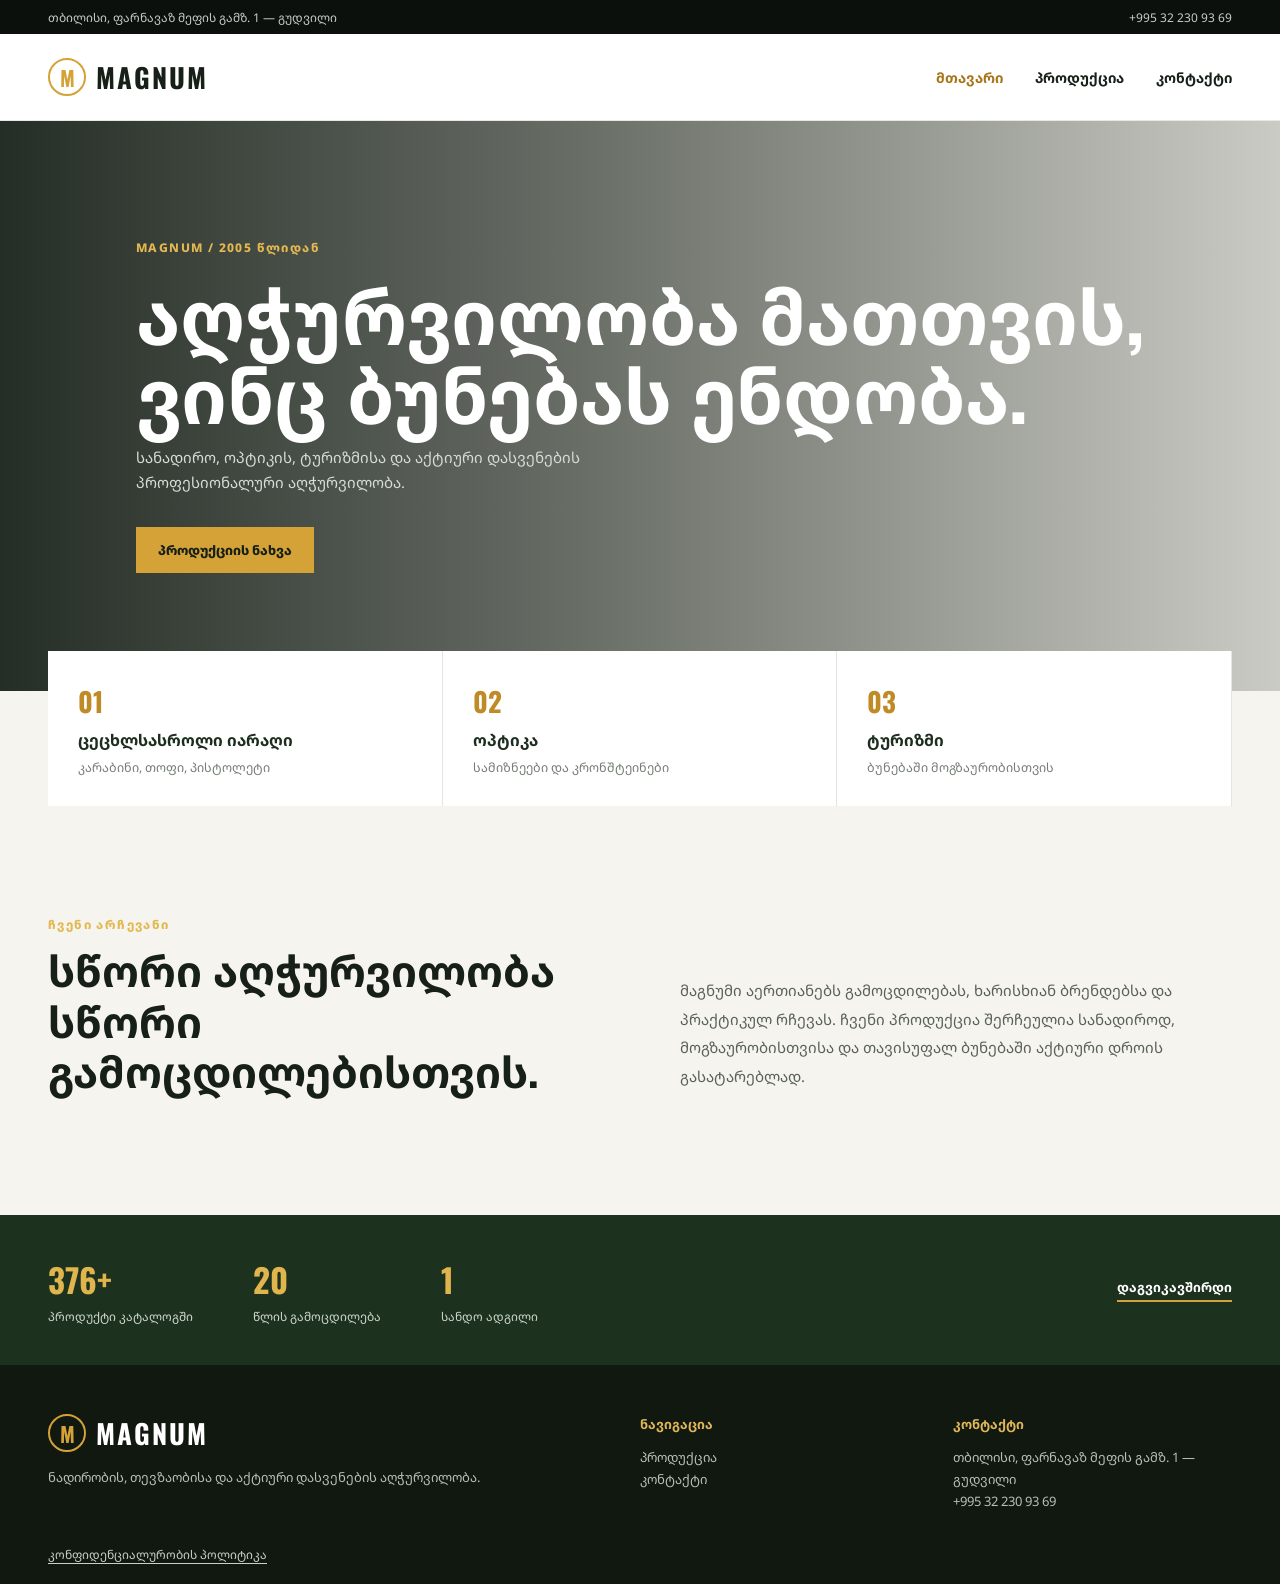
<file: index.html>
<!doctype html><html lang="ka"><head><meta charset="utf-8"><meta name="viewport" content="width=device-width,initial-scale=1"><title>MAGNUM — მთავარი</title><link rel="preconnect" href="https://fonts.googleapis.com"><link rel="preconnect" href="https://fonts.gstatic.com" crossorigin><link href="https://fonts.googleapis.com/css2?family=Noto+Sans+Georgian:wght@400;500;600;700;800&family=Oswald:wght@500;600;700&display=swap" rel="stylesheet"><link rel="stylesheet" href="styles.css"><link rel="stylesheet" href="pages.css"></head><body><header class="site-header"><div class="topline"><div class="frame"><span>თბილისი, ფარნავაზ მეფის გამზ. 1 — გუდვილი</span><a href="tel:+995322309369">+995 32 230 93 69</a></div></div><div class="frame masthead"><a class="logo" href="index.html"><span class="logo-mark">M</span><span>MAGNUM</span></a><nav><a class="active" href="index.html">მთავარი</a><a href="products.html">პროდუქცია</a><a href="contact.html">კონტაქტი</a></nav></div></header><main><section class="home-hero"><div class="frame"><p class="eyebrow">MAGNUM / 2005 წლიდან</p><h1>აღჭურვილობა მათთვის,<br>ვინც ბუნებას ენდობა.</h1><p>სანადირო, ოპტიკის, ტურიზმისა და აქტიური დასვენების პროფესიონალური აღჭურვილობა.</p><a class="gold-button" href="products.html">პროდუქციის ნახვა</a></div></section><section class="frame home-categories"><a href="products.html?category=ცეცხლსასროლი იარაღი"><span>01</span><b>ცეცხლსასროლი იარაღი</b><small>კარაბინი, თოფი, პისტოლეტი</small></a><a href="products.html?category=ოპტიკა"><span>02</span><b>ოპტიკა</b><small>სამიზნეები და კრონშტეინები</small></a><a href="products.html?category=ტურიზმი"><span>03</span><b>ტურიზმი</b><small>ბუნებაში მოგზაურობისთვის</small></a></section><section class="frame home-intro"><div><p class="eyebrow">ჩვენი არჩევანი</p><h2>სწორი აღჭურვილობა<br>სწორი გამოცდილებისთვის.</h2></div><p>მაგნუმი აერთიანებს გამოცდილებას, ხარისხიან ბრენდებსა და პრაქტიკულ რჩევას. ჩვენი პროდუქცია შერჩეულია სანადიროდ, მოგზაურობისთვისა და თავისუფალ ბუნებაში აქტიური დროის გასატარებლად.</p></section><section class="home-strip"><div class="frame"><div><b>376+</b><span>პროდუქტი კატალოგში</span></div><div><b>20</b><span>წლის გამოცდილება</span></div><div><b>1</b><span>სანდო ადგილი</span></div><a href="contact.html">დაგვიკავშირდი</a></div></section></main><footer><div class="frame footer-grid"><div><a class="logo" href="index.html"><span class="logo-mark">M</span><span>MAGNUM</span></a><p>ნადირობის, თევზაობისა და აქტიური დასვენების აღჭურვილობა.</p></div><div><b>ნავიგაცია</b><p><a href="products.html">პროდუქცია</a><br><a href="contact.html">კონტაქტი</a></p></div><div><b>კონტაქტი</b><p>თბილისი, ფარნავაზ მეფის გამზ. 1 — გუდვილი<br>+995 32 230 93 69</p></div></div><div class="frame policy-links"><a href="privacy.html">კონფიდენციალურობის პოლიტიკა</a></div></footer></body></html>
</file>
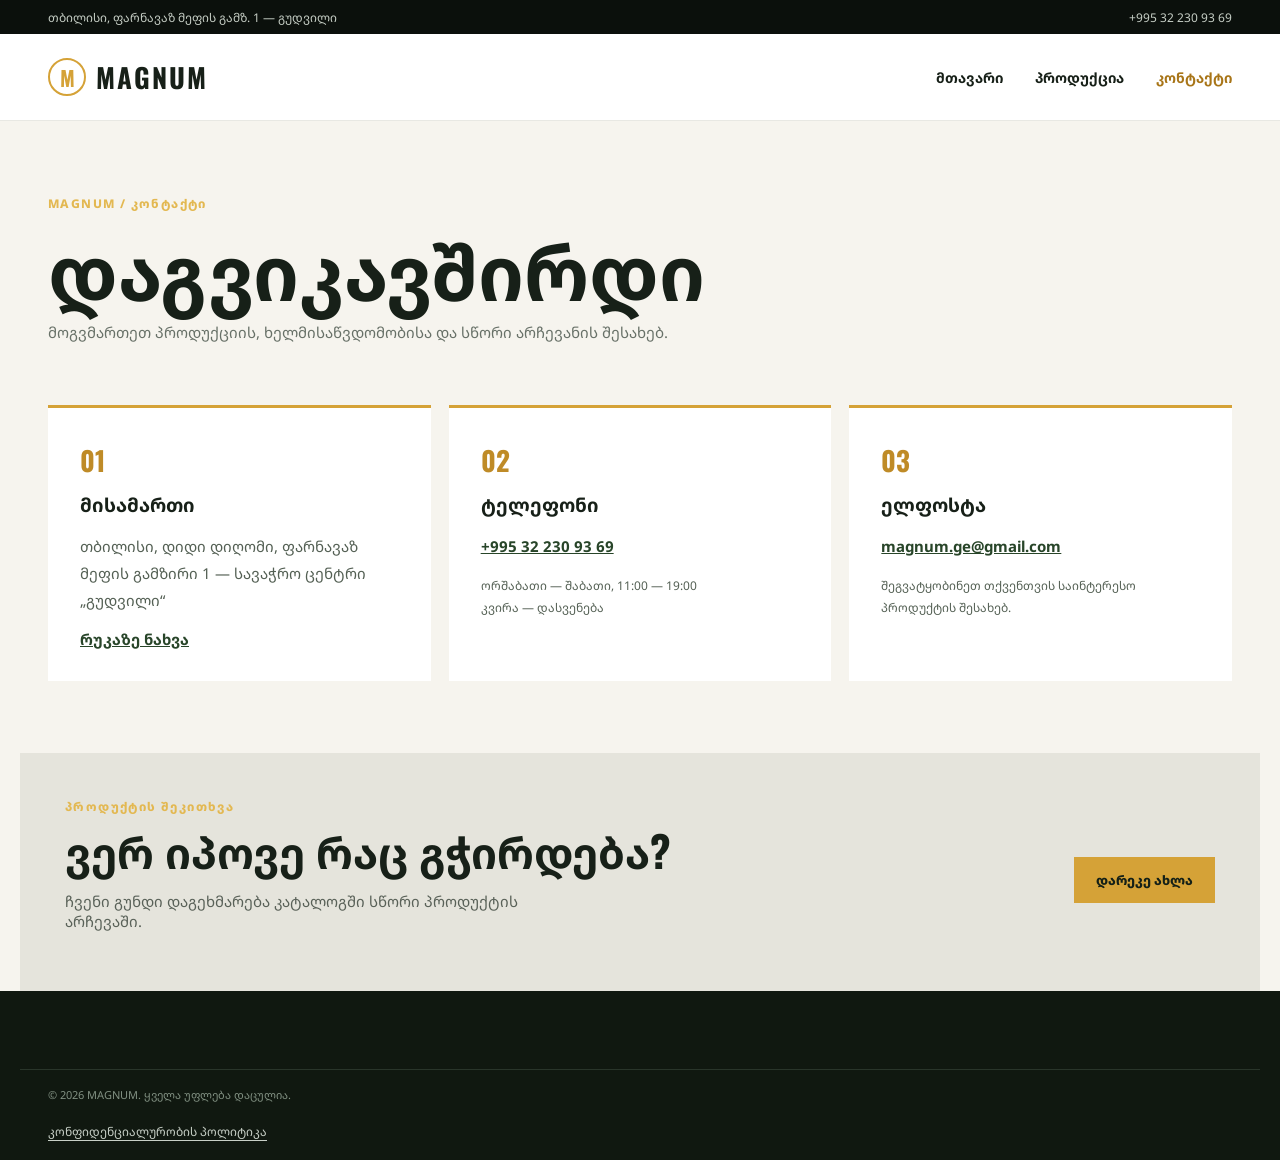
<file: contact.html>
<!doctype html><html lang="ka"><head><meta charset="utf-8"><meta name="viewport" content="width=device-width,initial-scale=1"><title>MAGNUM — კონტაქტი</title><link rel="preconnect" href="https://fonts.googleapis.com"><link rel="preconnect" href="https://fonts.gstatic.com" crossorigin><link href="https://fonts.googleapis.com/css2?family=Noto+Sans+Georgian:wght@400;500;600;700;800&family=Oswald:wght@500;600;700&display=swap" rel="stylesheet"><link rel="stylesheet" href="styles.css"><link rel="stylesheet" href="pages.css"></head><body><header class="site-header"><div class="topline"><div class="frame"><span>თბილისი, ფარნავაზ მეფის გამზ. 1 — გუდვილი</span><a href="tel:+995322309369">+995 32 230 93 69</a></div></div><div class="frame masthead"><a class="logo" href="index.html"><span class="logo-mark">M</span><span>MAGNUM</span></a><nav><a href="index.html">მთავარი</a><a href="products.html">პროდუქცია</a><a class="active" href="contact.html">კონტაქტი</a></nav></div></header><main class="contact-main"><section class="frame contact-heading"><p class="eyebrow">MAGNUM / კონტაქტი</p><h1>დაგვიკავშირდი</h1><p>მოგვმართეთ პროდუქციის, ხელმისაწვდომობისა და სწორი არჩევანის შესახებ.</p></section><section class="frame contact-grid"><article><span>01</span><h2>მისამართი</h2><p>თბილისი, დიდი დიღომი, ფარნავაზ მეფის გამზირი 1 — სავაჭრო ცენტრი „გუდვილი“</p><a target="_blank" rel="noreferrer" href="https://www.google.com/maps/search/?api=1&amp;query=Goodwill%2C%201%20Parnavaz%20Mepe%20Avenue%2C%20Tbilisi">რუკაზე ნახვა</a></article><article><span>02</span><h2>ტელეფონი</h2><p><a href="tel:+995322309369">+995 32 230 93 69</a></p><p class="fine">ორშაბათი — შაბათი, 11:00 — 19:00<br>კვირა — დასვენება</p></article><article><span>03</span><h2>ელფოსტა</h2><p><a href="mailto:magnum.ge@gmail.com">magnum.ge@gmail.com</a></p><p class="fine">შეგვატყობინეთ თქვენთვის საინტერესო პროდუქტის შესახებ.</p></article></section><section class="frame contact-call"><div><p class="eyebrow">პროდუქტის შეკითხვა</p><h2>ვერ იპოვე რაც გჭირდება?</h2><p>ჩვენი გუნდი დაგეხმარება კატალოგში სწორი პროდუქტის არჩევაში.</p></div><a class="gold-button" href="tel:+995322309369">დარეკე ახლა</a></section></main><footer><div class="frame legal">© 2026 MAGNUM. ყველა უფლება დაცულია.</div><div class="frame policy-links"><a href="privacy.html">კონფიდენციალურობის პოლიტიკა</a></div></footer></body></html>
</file>
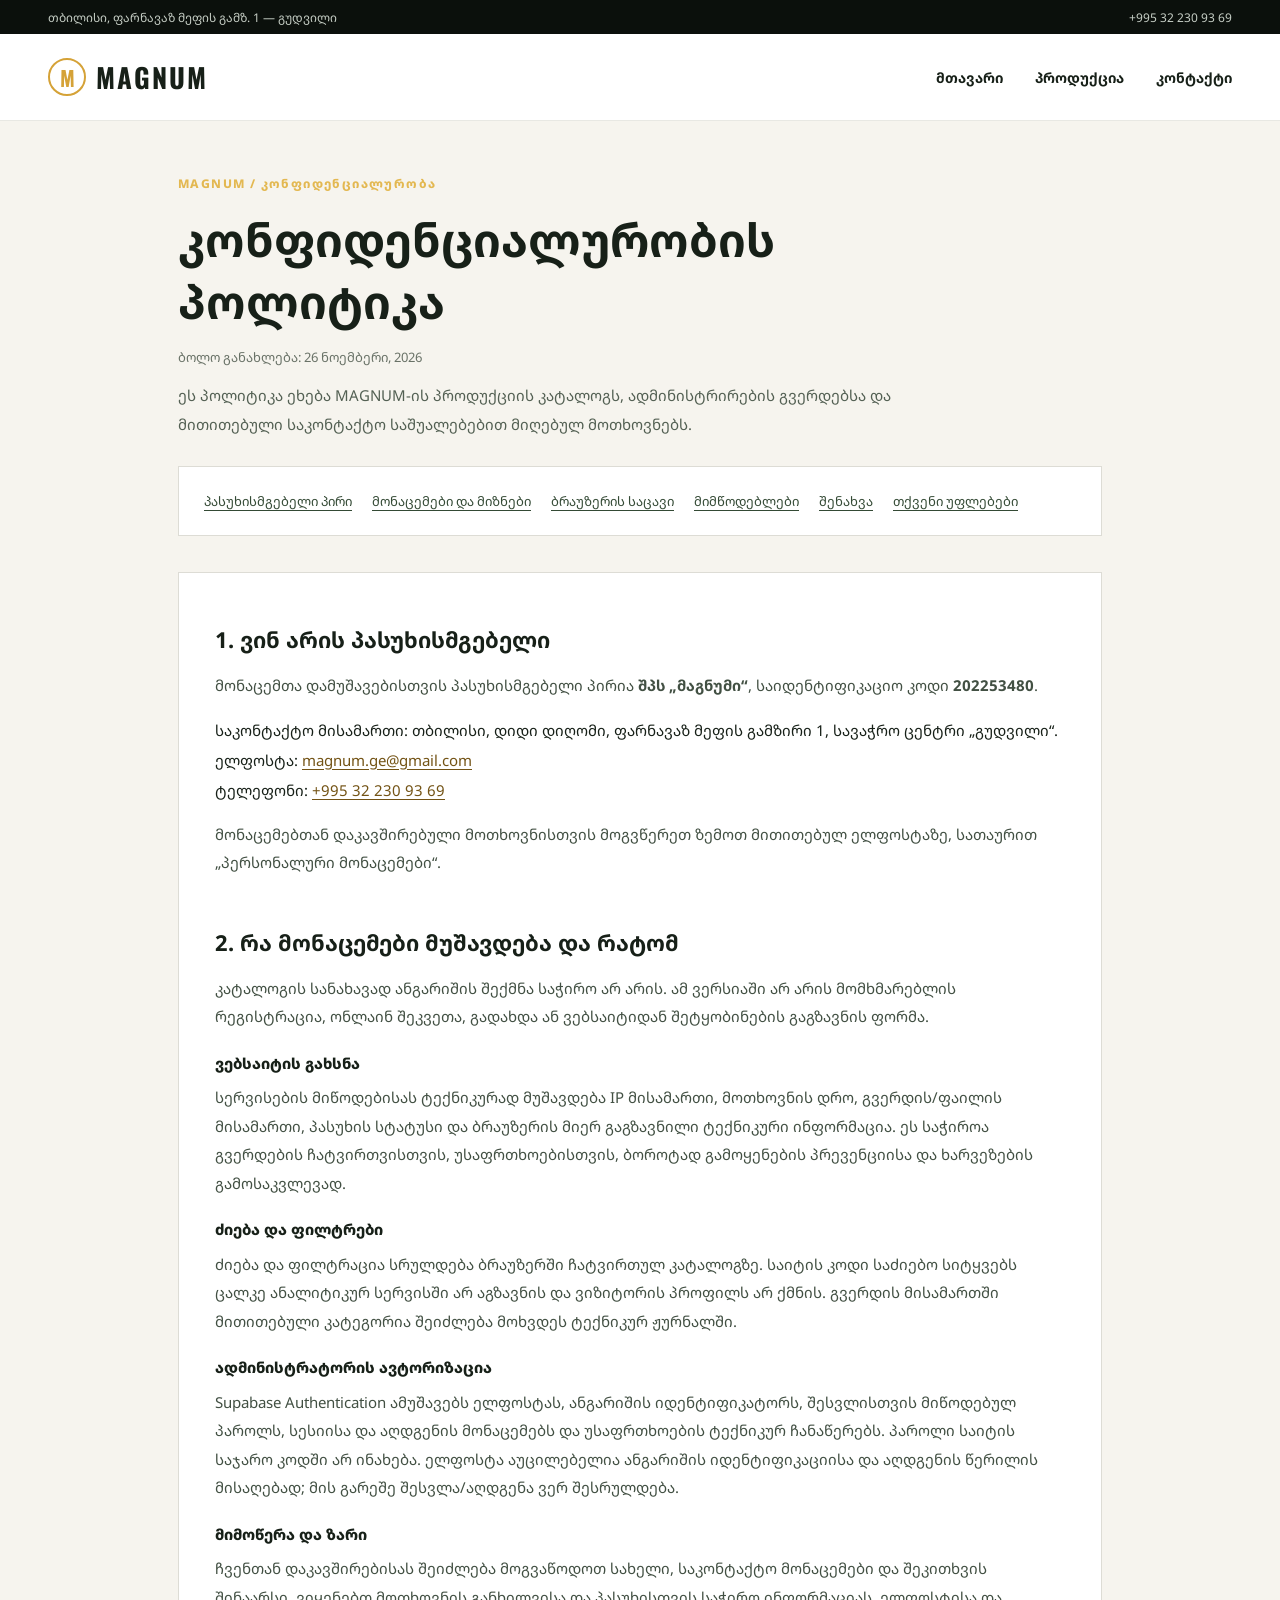
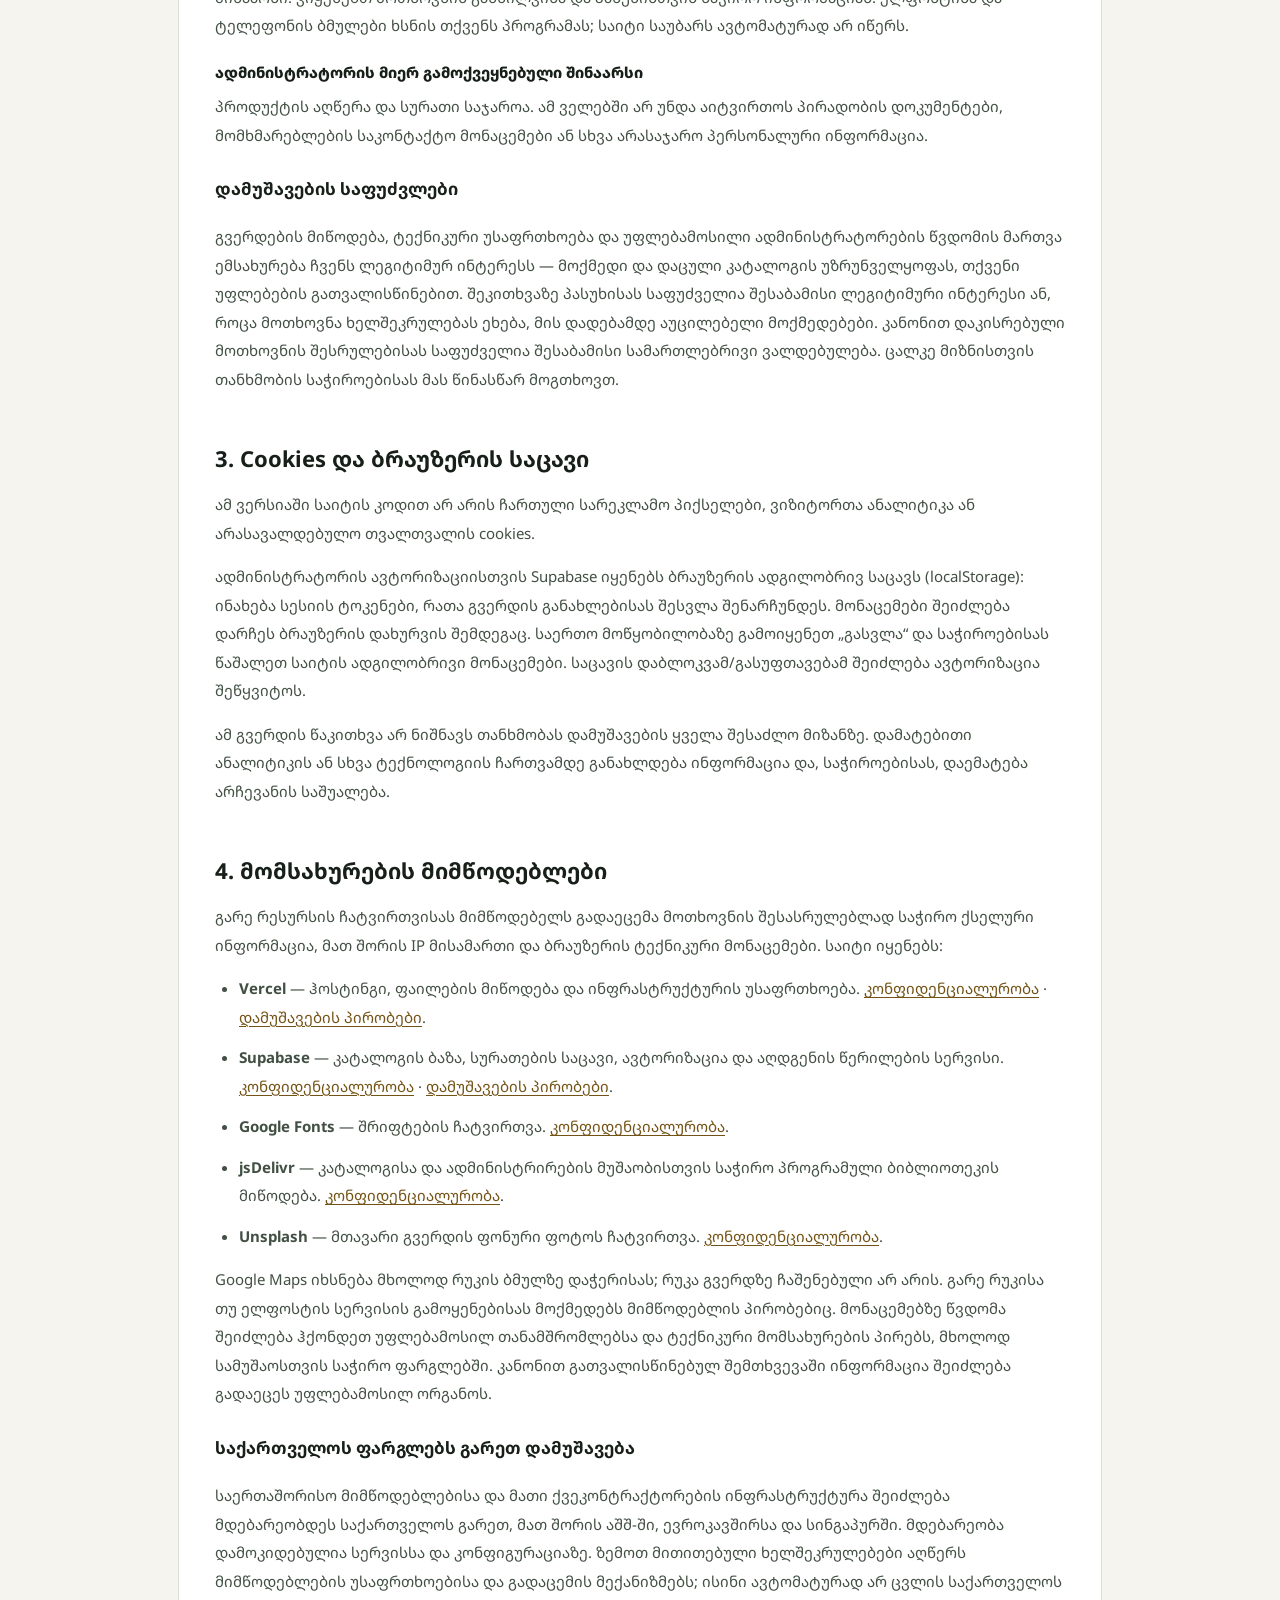
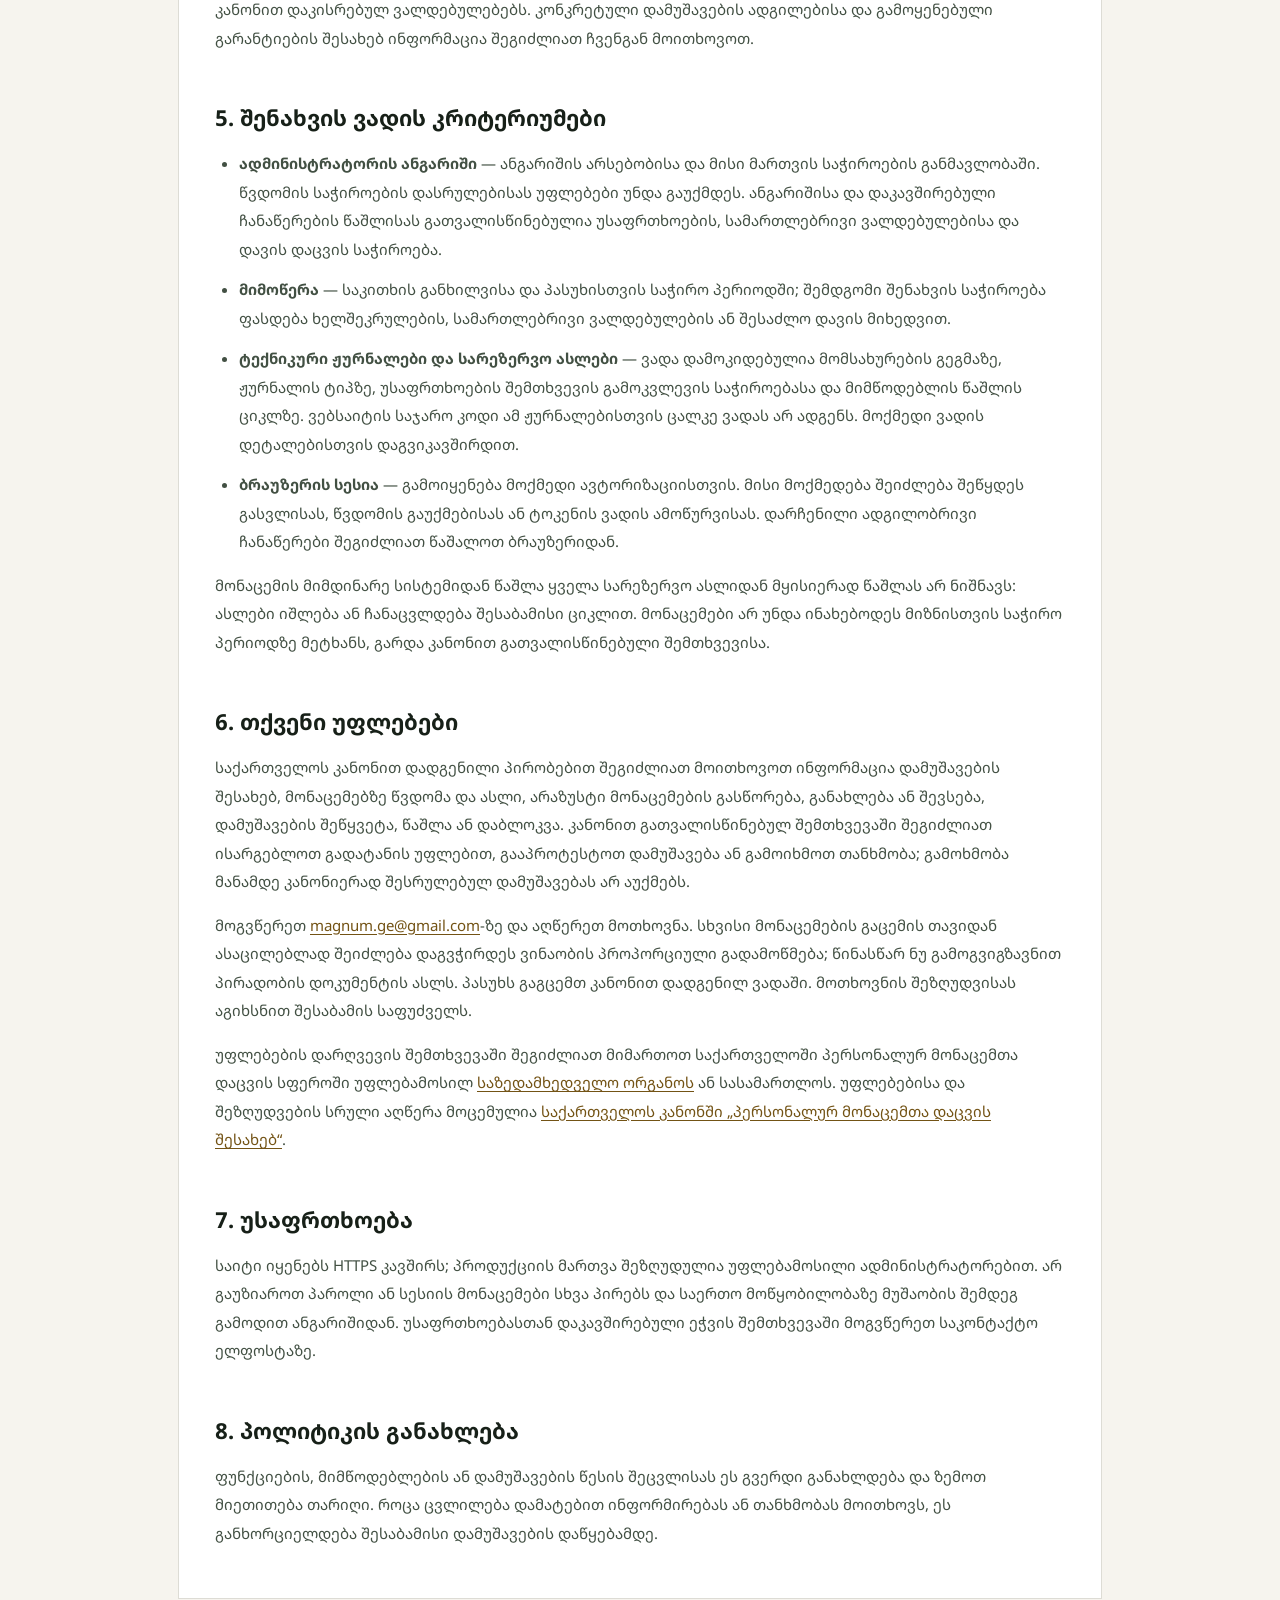
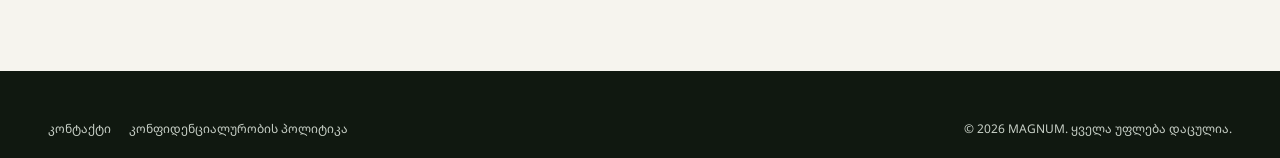
<file: privacy.html>
<!doctype html>
<html lang="ka">
<head>
  <meta charset="utf-8"><meta name="viewport" content="width=device-width,initial-scale=1">
  <title>კონფიდენციალურობის პოლიტიკა — MAGNUM</title>
  <meta name="description" content="როგორ მუშავდება მონაცემები MAGNUM-ის კატალოგის დათვალიერებისა და ადმინისტრირებისას; თქვენი უფლებები და საკონტაქტო ინფორმაცია.">
  <link rel="preconnect" href="https://fonts.googleapis.com"><link rel="preconnect" href="https://fonts.gstatic.com" crossorigin>
  <link href="https://fonts.googleapis.com/css2?family=Noto+Sans+Georgian:wght@400;500;600;700;800&family=Oswald:wght@500;600;700&display=swap" rel="stylesheet">
  <link rel="stylesheet" href="styles.css"><link rel="stylesheet" href="privacy.css">
</head>
<body>
  <a class="privacy-skip" href="#privacyContent">ტექსტზე გადასვლა</a>
  <header class="site-header">
    <div class="topline"><div class="frame"><span>თბილისი, ფარნავაზ მეფის გამზ. 1 — გუდვილი</span><a href="tel:+995322309369">+995 32 230 93 69</a></div></div>
    <div class="frame masthead"><a class="logo" href="index.html"><span class="logo-mark">M</span><span>MAGNUM</span></a><nav aria-label="მთავარი ნავიგაცია"><a href="index.html">მთავარი</a><a href="products.html">პროდუქცია</a><a href="contact.html">კონტაქტი</a></nav></div>
  </header>
  <main id="privacyContent" class="frame privacy-main">
    <header class="privacy-heading"><p class="eyebrow">MAGNUM / კონფიდენციალურობა</p><h1>კონფიდენციალურობის პოლიტიკა</h1><p class="privacy-updated">ბოლო განახლება: <time datetime="2026-11-26">26 ნოემბერი, 2026</time></p><p>ეს პოლიტიკა ეხება MAGNUM-ის პროდუქციის კატალოგს, ადმინისტრირების გვერდებსა და მითითებული საკონტაქტო საშუალებებით მიღებულ მოთხოვნებს.</p></header>
    <nav class="privacy-index" aria-label="პოლიტიკის სარჩევი"><a href="#controller">პასუხისმგებელი პირი</a><a href="#data">მონაცემები და მიზნები</a><a href="#storage">ბრაუზერის საცავი</a><a href="#providers">მიმწოდებლები</a><a href="#retention">შენახვა</a><a href="#rights">თქვენი უფლებები</a></nav>
    <article class="privacy-copy">
      <section id="controller"><h2>1. ვინ არის პასუხისმგებელი</h2><p>მონაცემთა დამუშავებისთვის პასუხისმგებელი პირია <strong>შპს „მაგნუმი“</strong>, საიდენტიფიკაციო კოდი <strong>202253480</strong>.</p><address>საკონტაქტო მისამართი: თბილისი, დიდი დიღომი, ფარნავაზ მეფის გამზირი 1, სავაჭრო ცენტრი „გუდვილი“.<br>ელფოსტა: <a href="mailto:magnum.ge@gmail.com">magnum.ge@gmail.com</a><br>ტელეფონი: <a href="tel:+995322309369">+995 32 230 93 69</a></address><p>მონაცემებთან დაკავშირებული მოთხოვნისთვის მოგვწერეთ ზემოთ მითითებულ ელფოსტაზე, სათაურით „პერსონალური მონაცემები“.</p></section>
      <section id="data"><h2>2. რა მონაცემები მუშავდება და რატომ</h2><p>კატალოგის სანახავად ანგარიშის შექმნა საჭირო არ არის. ამ ვერსიაში არ არის მომხმარებლის რეგისტრაცია, ონლაინ შეკვეთა, გადახდა ან ვებსაიტიდან შეტყობინების გაგზავნის ფორმა.</p><dl>
        <dt>ვებსაიტის გახსნა</dt><dd>სერვისების მიწოდებისას ტექნიკურად მუშავდება IP მისამართი, მოთხოვნის დრო, გვერდის/ფაილის მისამართი, პასუხის სტატუსი და ბრაუზერის მიერ გაგზავნილი ტექნიკური ინფორმაცია. ეს საჭიროა გვერდების ჩატვირთვისთვის, უსაფრთხოებისთვის, ბოროტად გამოყენების პრევენციისა და ხარვეზების გამოსაკვლევად.</dd>
        <dt>ძიება და ფილტრები</dt><dd>ძიება და ფილტრაცია სრულდება ბრაუზერში ჩატვირთულ კატალოგზე. საიტის კოდი საძიებო სიტყვებს ცალკე ანალიტიკურ სერვისში არ აგზავნის და ვიზიტორის პროფილს არ ქმნის. გვერდის მისამართში მითითებული კატეგორია შეიძლება მოხვდეს ტექნიკურ ჟურნალში.</dd>
        <dt>ადმინისტრატორის ავტორიზაცია</dt><dd>Supabase Authentication ამუშავებს ელფოსტას, ანგარიშის იდენტიფიკატორს, შესვლისთვის მიწოდებულ პაროლს, სესიისა და აღდგენის მონაცემებს და უსაფრთხოების ტექნიკურ ჩანაწერებს. პაროლი საიტის საჯარო კოდში არ ინახება. ელფოსტა აუცილებელია ანგარიშის იდენტიფიკაციისა და აღდგენის წერილის მისაღებად; მის გარეშე შესვლა/აღდგენა ვერ შესრულდება.</dd>
        <dt>მიმოწერა და ზარი</dt><dd>ჩვენთან დაკავშირებისას შეიძლება მოგვაწოდოთ სახელი, საკონტაქტო მონაცემები და შეკითხვის შინაარსი. ვიყენებთ მოთხოვნის განხილვისა და პასუხისთვის საჭირო ინფორმაციას. ელფოსტისა და ტელეფონის ბმულები ხსნის თქვენს პროგრამას; საიტი საუბარს ავტომატურად არ იწერს.</dd>
        <dt>ადმინისტრატორის მიერ გამოქვეყნებული შინაარსი</dt><dd>პროდუქტის აღწერა და სურათი საჯაროა. ამ ველებში არ უნდა აიტვირთოს პირადობის დოკუმენტები, მომხმარებლების საკონტაქტო მონაცემები ან სხვა არასაჯარო პერსონალური ინფორმაცია.</dd>
      </dl><h3>დამუშავების საფუძვლები</h3><p>გვერდების მიწოდება, ტექნიკური უსაფრთხოება და უფლებამოსილი ადმინისტრატორების წვდომის მართვა ემსახურება ჩვენს ლეგიტიმურ ინტერესს — მოქმედი და დაცული კატალოგის უზრუნველყოფას, თქვენი უფლებების გათვალისწინებით. შეკითხვაზე პასუხისას საფუძველია შესაბამისი ლეგიტიმური ინტერესი ან, როცა მოთხოვნა ხელშეკრულებას ეხება, მის დადებამდე აუცილებელი მოქმედებები. კანონით დაკისრებული მოთხოვნის შესრულებისას საფუძველია შესაბამისი სამართლებრივი ვალდებულება. ცალკე მიზნისთვის თანხმობის საჭიროებისას მას წინასწარ მოგთხოვთ.</p></section>
      <section id="storage"><h2>3. Cookies და ბრაუზერის საცავი</h2><p>ამ ვერსიაში საიტის კოდით არ არის ჩართული სარეკლამო პიქსელები, ვიზიტორთა ანალიტიკა ან არასავალდებულო თვალთვალის cookies.</p><p>ადმინისტრატორის ავტორიზაციისთვის Supabase იყენებს ბრაუზერის ადგილობრივ საცავს (<span lang="en">localStorage</span>): ინახება სესიის ტოკენები, რათა გვერდის განახლებისას შესვლა შენარჩუნდეს. მონაცემები შეიძლება დარჩეს ბრაუზერის დახურვის შემდეგაც. საერთო მოწყობილობაზე გამოიყენეთ „გასვლა“ და საჭიროებისას წაშალეთ საიტის ადგილობრივი მონაცემები. საცავის დაბლოკვამ/გასუფთავებამ შეიძლება ავტორიზაცია შეწყვიტოს.</p><p>ამ გვერდის წაკითხვა არ ნიშნავს თანხმობას დამუშავების ყველა შესაძლო მიზანზე. დამატებითი ანალიტიკის ან სხვა ტექნოლოგიის ჩართვამდე განახლდება ინფორმაცია და, საჭიროებისას, დაემატება არჩევანის საშუალება.</p></section>
      <section id="providers"><h2>4. მომსახურების მიმწოდებლები</h2><p>გარე რესურსის ჩატვირთვისას მიმწოდებელს გადაეცემა მოთხოვნის შესასრულებლად საჭირო ქსელური ინფორმაცია, მათ შორის IP მისამართი და ბრაუზერის ტექნიკური მონაცემები. საიტი იყენებს:</p><ul>
        <li><strong>Vercel</strong> — ჰოსტინგი, ფაილების მიწოდება და ინფრასტრუქტურის უსაფრთხოება. <a href="https://vercel.com/legal/privacy-notice" rel="noreferrer">კონფიდენციალურობა</a> · <a href="https://vercel.com/legal/dpa" rel="noreferrer">დამუშავების პირობები</a>.</li>
        <li><strong>Supabase</strong> — კატალოგის ბაზა, სურათების საცავი, ავტორიზაცია და აღდგენის წერილების სერვისი. <a href="https://supabase.com/privacy" rel="noreferrer">კონფიდენციალურობა</a> · <a href="https://supabase.com/legal/customer-resources/data-processing-addendum" rel="noreferrer">დამუშავების პირობები</a>.</li>
        <li><strong>Google Fonts</strong> — შრიფტების ჩატვირთვა. <a href="https://policies.google.com/privacy" rel="noreferrer">კონფიდენციალურობა</a>.</li>
        <li><strong>jsDelivr</strong> — კატალოგისა და ადმინისტრირების მუშაობისთვის საჭირო პროგრამული ბიბლიოთეკის მიწოდება. <a href="https://www.jsdelivr.com/terms/privacy-policy" rel="noreferrer">კონფიდენციალურობა</a>.</li>
        <li><strong>Unsplash</strong> — მთავარი გვერდის ფონური ფოტოს ჩატვირთვა. <a href="https://unsplash.com/privacy" rel="noreferrer">კონფიდენციალურობა</a>.</li>
      </ul><p>Google Maps იხსნება მხოლოდ რუკის ბმულზე დაჭერისას; რუკა გვერდზე ჩაშენებული არ არის. გარე რუკისა თუ ელფოსტის სერვისის გამოყენებისას მოქმედებს მიმწოდებლის პირობებიც. მონაცემებზე წვდომა შეიძლება ჰქონდეთ უფლებამოსილ თანამშრომლებსა და ტექნიკური მომსახურების პირებს, მხოლოდ სამუშაოსთვის საჭირო ფარგლებში. კანონით გათვალისწინებულ შემთხვევაში ინფორმაცია შეიძლება გადაეცეს უფლებამოსილ ორგანოს.</p><h3>საქართველოს ფარგლებს გარეთ დამუშავება</h3><p>საერთაშორისო მიმწოდებლებისა და მათი ქვეკონტრაქტორების ინფრასტრუქტურა შეიძლება მდებარეობდეს საქართველოს გარეთ, მათ შორის აშშ-ში, ევროკავშირსა და სინგაპურში. მდებარეობა დამოკიდებულია სერვისსა და კონფიგურაციაზე. ზემოთ მითითებული ხელშეკრულებები აღწერს მიმწოდებლების უსაფრთხოებისა და გადაცემის მექანიზმებს; ისინი ავტომატურად არ ცვლის საქართველოს კანონით დაკისრებულ ვალდებულებებს. კონკრეტული დამუშავების ადგილებისა და გამოყენებული გარანტიების შესახებ ინფორმაცია შეგიძლიათ ჩვენგან მოითხოვოთ.</p></section>
      <section id="retention"><h2>5. შენახვის ვადის კრიტერიუმები</h2><ul>
        <li><strong>ადმინისტრატორის ანგარიში</strong> — ანგარიშის არსებობისა და მისი მართვის საჭიროების განმავლობაში. წვდომის საჭიროების დასრულებისას უფლებები უნდა გაუქმდეს. ანგარიშისა და დაკავშირებული ჩანაწერების წაშლისას გათვალისწინებულია უსაფრთხოების, სამართლებრივი ვალდებულებისა და დავის დაცვის საჭიროება.</li>
        <li><strong>მიმოწერა</strong> — საკითხის განხილვისა და პასუხისთვის საჭირო პერიოდში; შემდგომი შენახვის საჭიროება ფასდება ხელშეკრულების, სამართლებრივი ვალდებულების ან შესაძლო დავის მიხედვით.</li>
        <li><strong>ტექნიკური ჟურნალები და სარეზერვო ასლები</strong> — ვადა დამოკიდებულია მომსახურების გეგმაზე, ჟურნალის ტიპზე, უსაფრთხოების შემთხვევის გამოკვლევის საჭიროებასა და მიმწოდებლის წაშლის ციკლზე. ვებსაიტის საჯარო კოდი ამ ჟურნალებისთვის ცალკე ვადას არ ადგენს. მოქმედი ვადის დეტალებისთვის დაგვიკავშირდით.</li>
        <li><strong>ბრაუზერის სესია</strong> — გამოიყენება მოქმედი ავტორიზაციისთვის. მისი მოქმედება შეიძლება შეწყდეს გასვლისას, წვდომის გაუქმებისას ან ტოკენის ვადის ამოწურვისას. დარჩენილი ადგილობრივი ჩანაწერები შეგიძლიათ წაშალოთ ბრაუზერიდან.</li>
      </ul><p>მონაცემის მიმდინარე სისტემიდან წაშლა ყველა სარეზერვო ასლიდან მყისიერად წაშლას არ ნიშნავს: ასლები იშლება ან ჩანაცვლდება შესაბამისი ციკლით. მონაცემები არ უნდა ინახებოდეს მიზნისთვის საჭირო პერიოდზე მეტხანს, გარდა კანონით გათვალისწინებული შემთხვევისა.</p></section>
      <section id="rights"><h2>6. თქვენი უფლებები</h2><p>საქართველოს კანონით დადგენილი პირობებით შეგიძლიათ მოითხოვოთ ინფორმაცია დამუშავების შესახებ, მონაცემებზე წვდომა და ასლი, არაზუსტი მონაცემების გასწორება, განახლება ან შევსება, დამუშავების შეწყვეტა, წაშლა ან დაბლოკვა. კანონით გათვალისწინებულ შემთხვევაში შეგიძლიათ ისარგებლოთ გადატანის უფლებით, გააპროტესტოთ დამუშავება ან გამოიხმოთ თანხმობა; გამოხმობა მანამდე კანონიერად შესრულებულ დამუშავებას არ აუქმებს.</p><p>მოგვწერეთ <a href="mailto:magnum.ge@gmail.com">magnum.ge@gmail.com</a>-ზე და აღწერეთ მოთხოვნა. სხვისი მონაცემების გაცემის თავიდან ასაცილებლად შეიძლება დაგვჭირდეს ვინაობის პროპორციული გადამოწმება; წინასწარ ნუ გამოგვიგზავნით პირადობის დოკუმენტის ასლს. პასუხს გაგცემთ კანონით დადგენილ ვადაში. მოთხოვნის შეზღუდვისას აგიხსნით შესაბამის საფუძველს.</p><p>უფლებების დარღვევის შემთხვევაში შეგიძლიათ მიმართოთ საქართველოში პერსონალურ მონაცემთა დაცვის სფეროში უფლებამოსილ <a href="https://pdp.sao.ge/" rel="noreferrer">საზედამხედველო ორგანოს</a> ან სასამართლოს. უფლებებისა და შეზღუდვების სრული აღწერა მოცემულია <a href="https://www.matsne.gov.ge/ka/document/view/5827307" rel="noreferrer">საქართველოს კანონში „პერსონალურ მონაცემთა დაცვის შესახებ“</a>.</p></section>
      <section id="security"><h2>7. უსაფრთხოება</h2><p>საიტი იყენებს HTTPS კავშირს; პროდუქციის მართვა შეზღუდულია უფლებამოსილი ადმინისტრატორებით. არ გაუზიაროთ პაროლი ან სესიის მონაცემები სხვა პირებს და საერთო მოწყობილობაზე მუშაობის შემდეგ გამოდით ანგარიშიდან. უსაფრთხოებასთან დაკავშირებული ეჭვის შემთხვევაში მოგვწერეთ საკონტაქტო ელფოსტაზე.</p></section>
      <section id="changes"><h2>8. პოლიტიკის განახლება</h2><p>ფუნქციების, მიმწოდებლების ან დამუშავების წესის შეცვლისას ეს გვერდი განახლდება და ზემოთ მიეთითება თარიღი. როცა ცვლილება დამატებით ინფორმირებას ან თანხმობას მოითხოვს, ეს განხორციელდება შესაბამისი დამუშავების დაწყებამდე.</p></section>
    </article>
  </main>
  <footer><div class="frame privacy-footer"><a href="contact.html">კონტაქტი</a><a href="privacy.html" aria-current="page">კონფიდენციალურობის პოლიტიკა</a><span>© 2026 MAGNUM. ყველა უფლება დაცულია.</span></div></footer>
</body>
</html>
</file>
<file: styles.css>
:root{--forest:#142017;--moss:#263c28;--paper:#f6f4ee;--gold:#d5a237;--ink:#172018;--muted:#697267;--line:#dddcd5;--white:#fff}*{box-sizing:border-box}html{scroll-behavior:smooth}body{margin:0;background:var(--paper);color:var(--ink);font-family:'Noto Sans Georgian',Arial,sans-serif;font-size:15px}.frame{max-width:1240px;padding:0 28px;margin:auto}.topline{background:#0b100c;color:#c6cec5;font-size:12px}.topline .frame{height:34px;display:flex;justify-content:space-between;align-items:center}.topline a,footer a{color:inherit;text-decoration:none}.site-header{background:#fff;position:sticky;top:0;z-index:10;border-bottom:1px solid #e8e8e3}.masthead{height:86px;display:flex;align-items:center}.logo{display:inline-flex;align-items:center;gap:10px;text-decoration:none;color:inherit;font:700 27px Oswald,sans-serif;letter-spacing:2px}.logo-mark{display:grid;place-items:center;width:38px;height:38px;border:2px solid var(--gold);border-radius:50%;font:700 21px Oswald;color:var(--gold);letter-spacing:0}.masthead nav{display:flex;margin-left:auto;gap:32px}.masthead nav a{font-size:14px;font-weight:700;color:var(--ink);text-decoration:none}.masthead nav a.active,.masthead nav a:hover{color:#a87518}.menu-button{display:none;margin-left:auto;background:transparent;border:0;font-size:25px}.catalog-hero{background:linear-gradient(120deg,#142017,#2b452d);color:white;padding:65px 0 62px}.eyebrow{margin:0;color:#e3b851;font-size:12px;font-weight:800;letter-spacing:1.4px}.catalog-hero h1{font:700 clamp(42px,6vw,68px)/1 Oswald,'Noto Sans Georgian';letter-spacing:.2px;margin:13px 0}.catalog-hero p:last-child{margin:0;color:#d1dad1}.catalog{display:grid;grid-template-columns:260px 1fr;gap:34px;padding-top:42px;padding-bottom:80px}.filters{align-self:start;background:#fff;border:1px solid #e5e4de;padding:20px}.filter-head{display:flex;justify-content:space-between;align-items:center}.filter-head b{font-size:17px}.filter-head button{border:0;background:none;color:#967027;text-decoration:underline;font-size:12px;cursor:pointer}.search{display:flex;align-items:center;border-bottom:1px solid var(--line);margin:23px 0 18px;padding-bottom:10px;color:#556257}.search input{width:100%;margin-left:8px;border:0;outline:0;font:inherit}.filter-group{padding:16px 0;border-top:1px solid var(--line)}.filter-group p{font-size:13px;font-weight:800;margin:0 0 12px}.choice{display:flex;align-items:center;gap:9px;margin:10px 0;cursor:pointer;color:#465045;font-size:13px}.choice input{accent-color:var(--moss)}.choice span:last-child{margin-left:auto;color:#8b9289;font-size:11px}.price-row{display:flex;align-items:center;gap:7px}.price-row input{min-width:0;width:100%;border:1px solid var(--line);padding:9px;font:inherit;font-size:12px}.catalog-toolbar{display:flex;justify-content:space-between;align-items:center;margin-bottom:20px}.catalog-toolbar p{margin:0;color:var(--muted);font-size:13px}.catalog-toolbar label{font-size:13px;font-weight:700}.catalog-toolbar select{margin-left:7px;padding:8px;border:1px solid var(--line);background:white;font:inherit;font-size:13px}.grid{display:grid;grid-template-columns:repeat(3,minmax(0,1fr));gap:18px}.card{background:#fff;border:1px solid #e4e3de;display:flex;flex-direction:column;min-width:0;transition:box-shadow .2s,transform .2s}.card:hover{box-shadow:0 14px 30px #18231716;transform:translateY(-3px)}.image-button{height:218px;padding:0;border:0;background:#f1f0eb;cursor:pointer;position:relative;overflow:hidden}.image-button img{width:100%;height:100%;object-fit:contain;mix-blend-mode:multiply;transition:transform .3s}.card:hover img{transform:scale(1.05)}.view{opacity:0;position:absolute;inset:auto 12px 12px;background:#172018e8;color:white;padding:9px;font-size:12px;font-weight:700;transition:opacity .2s}.card:hover .view{opacity:1}.card-content{padding:16px;display:flex;flex-direction:column;flex:1}.category{text-transform:uppercase;letter-spacing:.4px;color:#9a7020;font-size:10px;font-weight:800;margin:0 0 7px}.card h2{font-size:14px;line-height:1.45;margin:0 0 14px;min-height:61px}.price{margin:0;font:700 21px Oswald,'Noto Sans Georgian';color:#263d28}.details{margin-top:15px;border:1px solid #b9c0b7;background:white;padding:10px;color:#1b2c1e;font:700 12px 'Noto Sans Georgian';cursor:pointer}.details:hover{background:var(--moss);color:white}.empty{padding:70px 10px;text-align:center;display:grid;gap:8px;color:#596259}.empty b{font-size:20px;color:var(--ink)}.pagination{display:flex;justify-content:center;gap:5px;margin-top:36px}.pagination button{border:1px solid #d6d7d1;background:white;min-width:36px;height:36px;cursor:pointer}.pagination button.active{background:var(--moss);border-color:var(--moss);color:white}.pagination button:disabled{opacity:.35;cursor:default}footer{background:#101810;color:#c8d0c7;padding:48px 0 18px}.footer-grid{display:grid;grid-template-columns:2fr 1fr 1fr;gap:34px}.footer-grid .logo{color:#fff}.footer-grid b{color:#e0b757;font-size:13px}.footer-grid p{font-size:13px;line-height:1.7;color:#b7c0b5}.legal{border-top:1px solid #29352a;margin-top:30px;padding-top:17px;color:#819082;font-size:11px}dialog{width:min(790px,calc(100% - 30px));border:0;padding:0;background:white;box-shadow:0 30px 70px #0008}dialog::backdrop{background:#081008bf}.close{position:absolute;right:10px;top:8px;z-index:2;border:0;background:#fff;border-radius:50%;width:34px;height:34px;font-size:27px;line-height:1;cursor:pointer}.dialog-grid{display:grid;grid-template-columns:1fr 1fr}.dialog-grid figure{margin:0;background:#f0f0eb;min-height:380px;display:grid;place-items:center}.dialog-grid img{max-width:100%;max-height:440px;object-fit:contain;mix-blend-mode:multiply}.dialog-copy{padding:45px 35px}.dialog-copy h2{font-size:24px;line-height:1.35;margin:10px 0 24px}.dialog-copy .price{font-size:28px}.dialog-copy .source{font-size:12px;color:var(--muted);line-height:1.7;margin-top:28px}.contact-btn{display:inline-block;margin-top:21px;background:var(--gold);color:#172018;text-decoration:none;padding:12px 16px;font-size:13px;font-weight:800}@media(max-width:920px){.grid{grid-template-columns:repeat(2,minmax(0,1fr))}.catalog{grid-template-columns:215px 1fr;gap:22px}.masthead nav{gap:20px}}@media(max-width:680px){.frame{padding:0 18px}.topline span{display:none}.topline .frame{justify-content:flex-end}.masthead{height:70px}.masthead nav{display:none}.menu-button{display:block}.catalog-hero{padding:43px 0}.catalog{display:block;padding-top:24px}.filters{margin-bottom:22px}.grid{grid-template-columns:repeat(2,minmax(0,1fr));gap:10px}.image-button{height:150px}.card-content{padding:12px}.card h2{font-size:12px;min-height:68px}.details{padding:8px;font-size:11px}.catalog-toolbar{align-items:flex-start;gap:10px}.catalog-toolbar label{display:grid;gap:4px}.catalog-toolbar select{margin-left:0}.footer-grid,.dialog-grid{grid-template-columns:1fr}.footer-grid{gap:15px}.dialog-grid figure{min-height:260px}.dialog-copy{padding:28px 22px}}@media(max-width:370px){.grid{grid-template-columns:1fr}.image-button{height:225px}}
 .catalog-error{padding:24px;border:1px solid #cdb98f;background:#fffaf0;line-height:1.7}.catalog-error[hidden]{display:none}.catalog-error button{padding:10px 18px;background:#263c28;color:#fff;border:0;font:inherit;cursor:pointer}
[hidden]{display:none!important}
@media(max-width:680px){.masthead{height:auto;min-height:80px;flex-wrap:wrap;gap:12px;padding-top:14px;padding-bottom:14px}.masthead nav{display:flex;gap:18px;flex-wrap:wrap;margin-left:auto}.masthead nav a{font-size:12px}.menu-button{display:none}}
.policy-links{padding-top:20px;font-size:12px;line-height:1.7}.policy-links a{text-decoration:underline;text-underline-offset:4px}.policy-links a:focus-visible{outline:2px solid #e0b757;outline-offset:5px}.policy-footer{padding:0 0 20px}
</file>
<file: pages.css>
.home-hero{min-height:570px;display:flex;align-items:center;color:#fff;background:linear-gradient(90deg,#101a12e8 0%,#101a129c 46%,#101a1230),url('https://images.unsplash.com/photo-1521525927992-d12d2a596eca?auto=format&fit=crop&w=1800&q=85') center/cover}.home-hero h1,.contact-heading h1{font:700 clamp(45px,6vw,76px)/1.03 Oswald,'Noto Sans Georgian';margin:16px 0}.home-hero p:not(.eyebrow){max-width:520px;line-height:1.7;color:#d7ddd6}.gold-button{display:inline-block;background:#d5a237;color:#142017;padding:14px 22px;text-decoration:none;font-weight:800;font-size:13px;margin-top:16px}.home-categories{display:grid;grid-template-columns:repeat(3,1fr);margin-top:-40px;position:relative}.home-categories a{display:grid;gap:8px;padding:30px;background:#fff;color:#1d2d1e;text-decoration:none;border-right:1px solid #e3e5df}.home-categories span,.contact-grid span{font:700 27px Oswald;color:#bf8b27}.home-categories b{font-size:16px}.home-categories small{color:#747d73}.home-intro{padding:110px 28px;display:grid;grid-template-columns:1fr 1fr;gap:80px}.home-intro h2,.contact-call h2{font:700 43px/1.18 Oswald,'Noto Sans Georgian';margin:10px 0}.home-intro>p{align-self:end;line-height:1.9;color:#586158}.home-strip{background:#1d311f;color:#fff}.home-strip .frame{min-height:150px;display:flex;align-items:center;gap:60px}.home-strip div{display:grid;gap:4px}.home-strip b{font:700 33px Oswald;color:#e1b54d}.home-strip span{font-size:12px;color:#d0d8cf}.home-strip a{margin-left:auto;color:#fff;text-decoration:none;border-bottom:2px solid #d5a237;padding-bottom:4px;font-weight:700;font-size:13px}.contact-main{min-height:calc(100vh - 120px)}.contact-heading{padding:74px 28px 48px;background:#f6f4ee}.contact-heading p:not(.eyebrow){color:#687168}.contact-grid{display:grid;grid-template-columns:repeat(3,1fr);gap:18px;padding-bottom:72px}.contact-grid article{padding:32px;background:#fff;border-top:3px solid #d5a237}.contact-grid h2{font-size:19px;margin:12px 0}.contact-grid p{line-height:1.8;color:#546054}.contact-grid a{color:#284529;font-weight:700}.fine{font-size:12px}.contact-call{background:#e5e4dc;padding:45px;display:flex;justify-content:space-between;align-items:center}.contact-call p:not(.eyebrow){color:#596158;max-width:530px}@media(max-width:680px){.home-hero{min-height:480px}.home-categories,.home-intro,.contact-grid{grid-template-columns:1fr}.home-categories{margin-top:0}.home-intro{padding:60px 18px;gap:20px}.home-strip .frame{padding:35px 18px;display:grid;grid-template-columns:1fr 1fr;gap:24px}.home-strip a{margin:0;width:max-content}.contact-grid{padding:0 18px 42px}.contact-heading{padding:48px 18px 30px}.contact-call{margin:0 18px;padding:30px;display:block}.masthead nav{display:flex;gap:13px;font-size:12px}}
/* Long Georgian headings must wrap within narrow phone viewports. */
.home-hero h1,.contact-heading h1,.home-intro h2,.contact-call h2{overflow-wrap:anywhere}
</file>
<file: privacy.css>
.privacy-main{max-width:980px;padding-top:54px;padding-bottom:72px}.privacy-heading{max-width:800px}.privacy-heading h1{font-size:clamp(28px,4vw,46px);line-height:1.35;overflow-wrap:anywhere;margin:16px 0}.privacy-heading>p:last-child{line-height:1.9;color:#536053}.privacy-updated{font-size:13px;color:#697267}.privacy-index{display:flex;flex-wrap:wrap;gap:10px;margin:28px 0 36px;padding:20px;background:#fff;border:1px solid var(--line)}.privacy-index a{font-size:13px;color:#344a35;padding:5px;text-underline-offset:4px}.privacy-copy{background:#fff;border:1px solid var(--line);padding:16px 36px 36px;line-height:1.9;overflow-wrap:anywhere}.privacy-copy section{padding-top:22px;scroll-margin-top:140px}.privacy-copy h2{font-size:22px;line-height:1.5;margin:12px 0}.privacy-copy h3{font-size:17px;margin-top:24px}.privacy-copy p,.privacy-copy li,.privacy-copy dd{color:#425043}.privacy-copy a{color:#735315;text-underline-offset:3px}.privacy-copy a:focus-visible,.privacy-index a:focus-visible{outline:2px solid #a87518;outline-offset:4px}.privacy-copy address{font-style:normal;line-height:2}.privacy-copy dt{font-weight:800;margin-top:18px}.privacy-copy dd{margin:6px 0 0}.privacy-copy li{margin-bottom:12px}.privacy-copy ul{padding-left:24px}.privacy-footer{display:flex;flex-wrap:wrap;gap:18px;font-size:12px;line-height:1.7}.privacy-footer span{margin-left:auto}.privacy-skip{position:fixed;top:-100px;left:12px;background:#fff;padding:10px;z-index:100;color:#172018}.privacy-skip:focus{top:8px}@media(max-width:680px){.privacy-main{padding-top:30px;padding-bottom:40px}.privacy-copy{padding:8px 18px 24px}.privacy-copy h2{font-size:19px}.privacy-index{padding:12px;gap:8px}.privacy-footer span{margin-left:0;width:100%}.privacy-copy section{scroll-margin-top:160px}}
</file>
